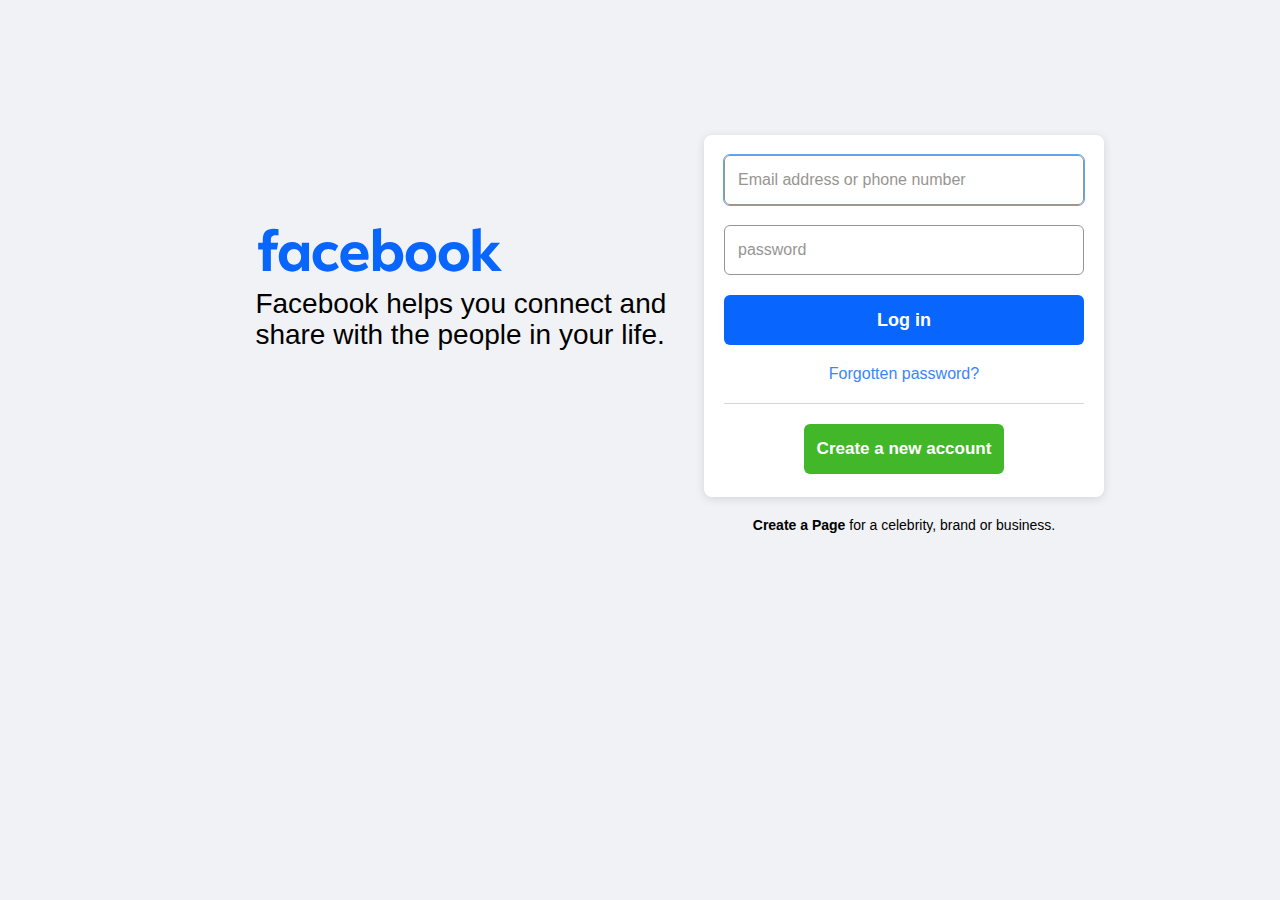
<file: index.html>
<!DOCTYPE html>
<html lang="en">
<head>
    <meta charset="UTF-8">
    <meta name="viewport" content="width=device-width, initial-scale=1.0">
    <title>FB</title>
    <link rel="stylesheet" href="home.css">
</head>
<body>
<div class="main">
    <div class="sub1">
        <img src="fb.svg" alt="fb">
        <p class="p" >Facebook helps you connect and share with the people in your life.</p>
    </div>
    <div class="sub2">
        <div class="form-div">
            <form action="">
                <input type="text" placeholder="Email address or phone number">
                <input type="password" placeholder="password">
                <input type="submit" value="Log in">
            </form>
            <a href="">Forgotten password?</a>
            <hr>
            <button>Create a new account</button>
        </div>
        <p class="y"><a class="a1" href="">Create a Page</a> for a celebrity, brand or business.</p>
    </div>
</div>
</body>
</html>
</file>
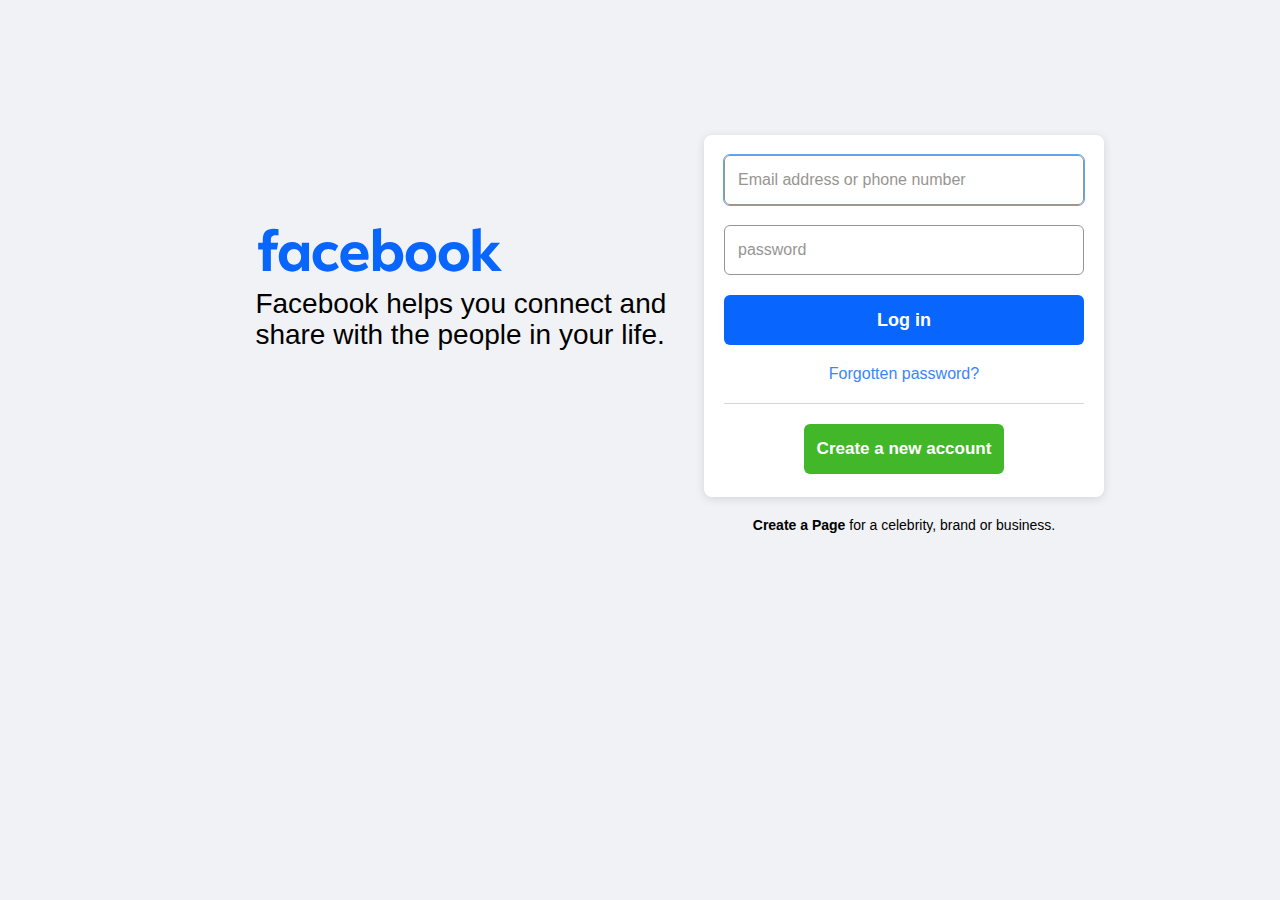
<file: home.html>
<!DOCTYPE html>
<html lang="en">
<head>
    <meta charset="UTF-8">
    <meta name="viewport" content="width=device-width, initial-scale=1.0">
    <title>FB BY SWETHA</title>
    <link rel="stylesheet" href="home.css">
</head>
<body>
<div class="main">
    <div class="sub1">
        <img src="fb.svg" alt="fb">
        <p class="p" >Facebook helps you connect and share with the people in your life.</p>
    </div>
    <div class="sub2">
        <div class="form-div">
            <form action="">
                <input type="text" placeholder="Email address or phone number">
                <input type="password" placeholder="password">
                <input type="submit" value="Log in">
            </form>
            <a href="">Forgotten password?</a>
            <hr>
            <button>Create a new account</button>
        </div>
        <p class="y"><a class="a1" href="">Create a Page</a> for a celebrity, brand or business.</p>
    </div>
</div>
</body>
</html>
</file>
<file: home.css>
*{
    margin:0;
    padding:0;
    box-sizing: border-box;
}
body{
    background-color: #f0f2f5;
}
.main{
    display: flex;
}
.sub1{
    width:55%;
    height:auto;
    padding-left: 18%;
    padding-right: 5px;
}
.sub2{
    width:45%;
    height:auto;
}
img{
    width: 300px;
    margin-top: 200px;
}
.p{
    font-size: 28px;
    font-family:Arial, Helvetica, sans-serif;
    margin-left: 25px;
    margin-top: -15px;
    line-height: 31px;
}
.form-div{
    width: 400px;
    background-color: white;
    border-radius: 8px;
    text-align: center;
    margin-top: 135px;
    box-shadow: rgba(99, 99, 99, 0.2) 0px 2px 8px 0px;
}
input{
    width: 90%;
    height: 50px;
    margin-top: 20px;
}
input[type="submit"]{
    background-color: #0866ff;
    color: white;
    font-weight: bold;
    font-size: 18px;
    border-radius: 6px;
    border: none;
}
input[type="submit"]:hover{
    background-color:#0a54ca ;
}
input[type="text"],[type="password"]{
    border: 1px solid #979592;
    border-radius: 6px;
    font-size: 16px;
    padding-left: 13px;
}::placeholder{
    color: #979592;
}
input[type="text"],[type="password"]:focus{
    outline: 1px solid rgb(101, 166, 232);
}
.form-div a{
   color: #3b85fc;
   text-decoration: none;
   font-family: Arial, Helvetica, sans-serif;
   display: block;
   margin-top: 20px;
}
hr{
    width: 90%;
    margin: auto;
    margin-top: 20px;
    border: none;
    border-top: 1px solid rgb(223, 213, 213);
}
button{
    background-color:#42b72a;
    color: white;
    font-weight: bold;
    font-size: 17px;
    border-radius: 6px;
    border: none;
    width: 50%;
    height: 50px;
    margin-top: 20px;
    margin-bottom: 23px;
}
button:hover{
background-color: #3aa424;
}
.y{
font-family:Arial, Helvetica, sans-serif;
font-size: 14px;
width:400px;
text-align: center;
margin-top: 20px;
}
.a1{
    text-decoration: none;
    color: black;
    font-weight: bold;
}
.a1:hover{
    text-decoration: underline;
}


@media only screen and (max-width: 1000px){

    .sub1{
       
        margin-top: 190px;
    }
    .sub2{
        margin-top: 20px;

    }
}
@media only screen and (max-width: 500px){

    .sub1{
        
        margin-top: 200px;
    }
    .sub2{
        margin-top: 150px;
    }
}
</file>
